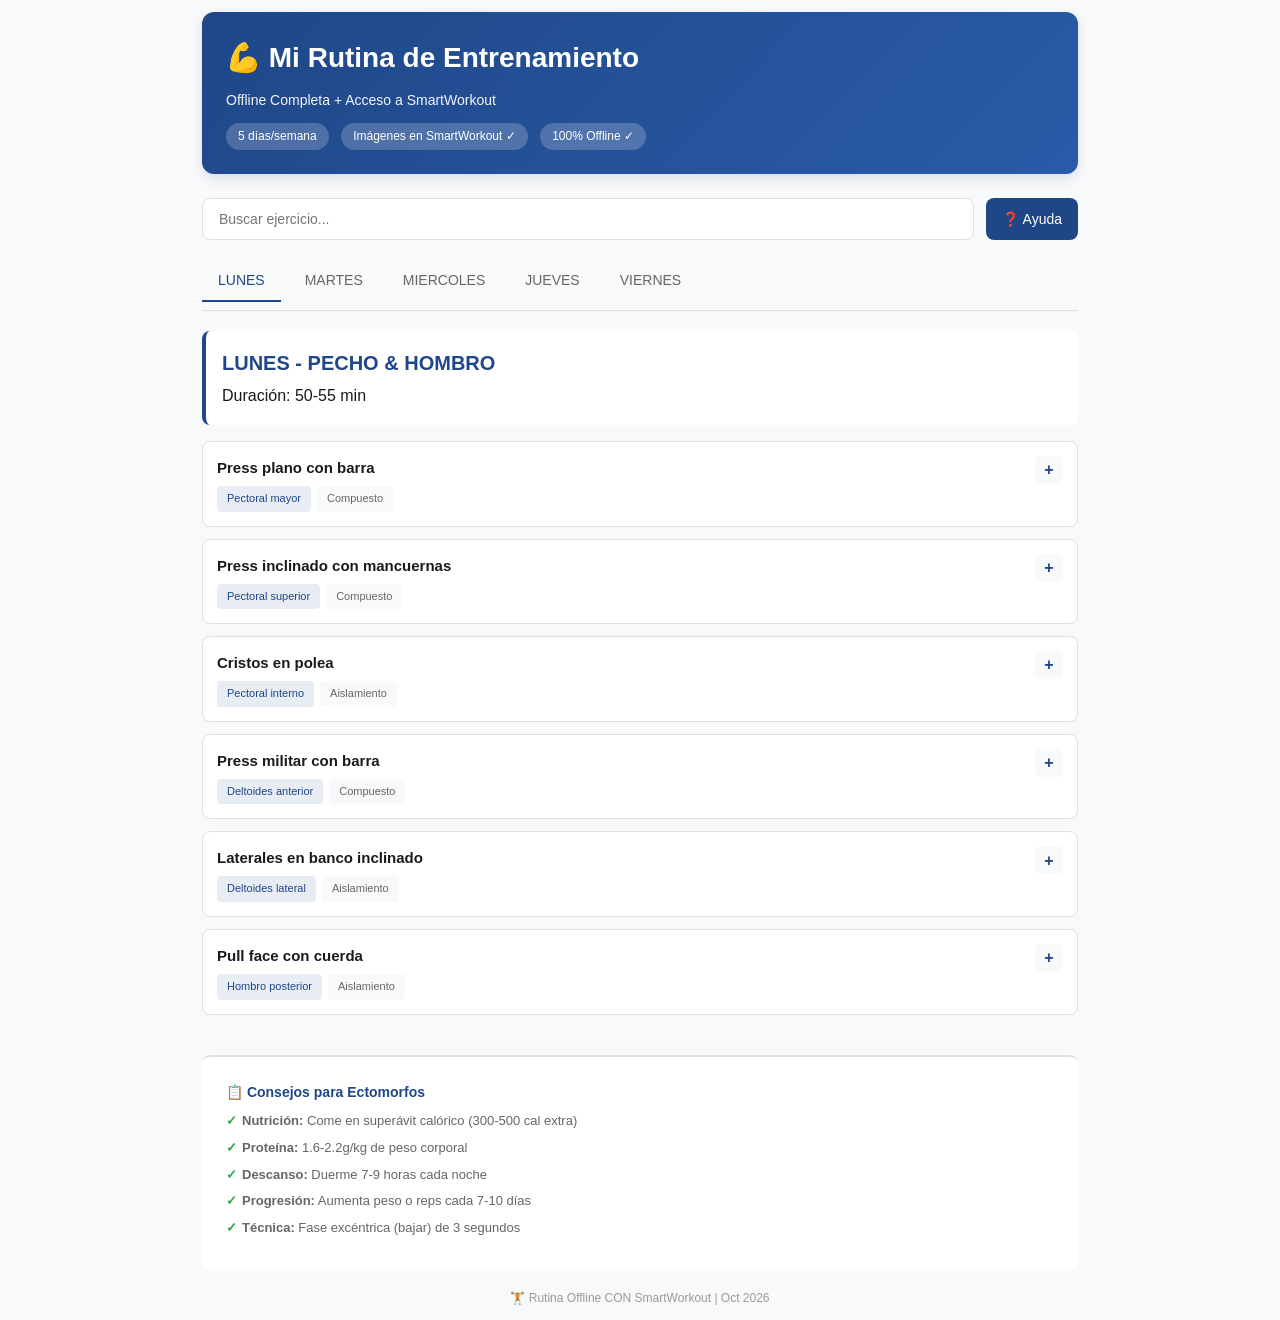
<file: index.html>
<!DOCTYPE html>
<html lang="es">
<head>
    <meta charset="UTF-8">
    <meta name="viewport" content="width=device-width, initial-scale=1.0">
    <meta name="description" content="Rutina de entrenamiento de cinco días con seguimiento local de progreso y enlaces de apoyo a SmartWorkout.">
    <meta name="theme-color" content="#1f4788">
    <title>Mi Rutina - Offline con SmartWorkout</title>
    <link rel="stylesheet" href="./assets/css/styles.css">
    <script defer src="./assets/js/routine-data.js"></script>
    <script defer src="./assets/js/app.js"></script>
</head>
<body>
<div class="container">
        <div class="header">
            <h1>💪 Mi Rutina de Entrenamiento</h1>
            <p>Offline Completa + Acceso a SmartWorkout</p>
            <div>
                <span class="header-badge">5 días/semana</span>
                <span class="header-badge">Imágenes en SmartWorkout ✓</span>
                <span class="header-badge">100% Offline ✓</span>
            </div>
        </div>
        
        <div class="toolbar">
            <div class="search-box">
                <input type="text" id="searchInput" placeholder="Buscar ejercicio...">
            </div>
            <button class="btn btn-primary" onclick="mostrarAyuda()">❓ Ayuda</button>
        </div>
        
        <div class="tabs" id="tabsContainer"></div>
        
        <div id="contentContainer"></div>
        
        <div class="footer">
            <h3>📋 Consejos para Ectomorfos</h3>
            <ul class="footer-list">
                <li><strong>Nutrición:</strong> Come en superávit calórico (300-500 cal extra)</li>
                <li><strong>Proteína:</strong> 1.6-2.2g/kg de peso corporal</li>
                <li><strong>Descanso:</strong> Duerme 7-9 horas cada noche</li>
                <li><strong>Progresión:</strong> Aumenta peso o reps cada 7-10 días</li>
                <li><strong>Técnica:</strong> Fase excéntrica (bajar) de 3 segundos</li>
            </ul>
        </div>
        
        <div style="text-align: center; margin-top: 20px; font-size: 12px; color: var(--text-muted);">
            <p>🏋️ Rutina Offline CON SmartWorkout | Oct 2026</p>
        </div>
    </div>
</body>
</html>
</file>
<file: assets/css/styles.css>
* { margin: 0; padding: 0; box-sizing: border-box; }
        
        :root {
            --primary: #1f4788;
            --primary-light: #2a5ba8;
            --primary-dark: #143556;
            --bg-light: #f8f9fa;
            --bg-white: #ffffff;
            --border-color: #e0e0e0;
            --text-primary: #1a1a1a;
            --text-secondary: #666666;
            --text-muted: #999999;
            --success: #28a745;
            --warning: #ffc107;
        }
        
        body {
            font-family: -apple-system, BlinkMacSystemFont, 'Segoe UI', sans-serif;
            background-color: var(--bg-light);
            color: var(--text-primary);
            line-height: 1.6;
        }
        
        .container { max-width: 900px; margin: 0 auto; padding: 12px; }
        
        .header {
            background: linear-gradient(135deg, var(--primary) 0%, var(--primary-light) 100%);
            color: white;
            padding: 24px;
            border-radius: 12px;
            margin-bottom: 24px;
            box-shadow: 0 4px 12px rgba(31, 71, 136, 0.15);
        }
        
        .header h1 { font-size: 28px; font-weight: 700; margin-bottom: 8px; }
        .header p { font-size: 14px; opacity: 0.95; }
        
        .header-badge {
            display: inline-block;
            background: rgba(255,255,255,0.2);
            padding: 4px 12px;
            border-radius: 20px;
            font-size: 12px;
            margin-top: 12px;
            margin-right: 8px;
        }
        
        .toolbar {
            display: flex;
            gap: 12px;
            margin-bottom: 20px;
            flex-wrap: wrap;
        }
        
        .search-box {
            flex: 1;
            min-width: 200px;
        }
        
        .search-box input {
            width: 100%;
            padding: 12px 16px;
            border: 1px solid var(--border-color);
            border-radius: 8px;
            font-size: 14px;
        }
        
        .search-box input:focus {
            outline: none;
            border-color: var(--primary);
            box-shadow: 0 0 0 3px rgba(31, 71, 136, 0.1);
        }
        
        .btn {
            padding: 10px 16px;
            border: none;
            border-radius: 8px;
            cursor: pointer;
            font-size: 14px;
            font-weight: 500;
            transition: all 0.3s;
            white-space: nowrap;
        }
        
        .btn-primary {
            background: var(--primary);
            color: white;
        }
        
        .btn-primary:hover {
            background: var(--primary-dark);
        }
        
        .tabs {
            display: flex;
            gap: 8px;
            margin-bottom: 20px;
            overflow-x: auto;
            border-bottom: 1px solid var(--border-color);
            padding-bottom: 8px;
        }
        
        .tab-btn {
            padding: 12px 16px;
            border: none;
            background: transparent;
            cursor: pointer;
            font-size: 14px;
            font-weight: 500;
            color: var(--text-secondary);
            border-bottom: 2px solid transparent;
            transition: all 0.3s;
            white-space: nowrap;
        }
        
        .tab-btn.active {
            color: var(--primary);
            border-bottom-color: var(--primary);
        }
        
        .dia-header {
            background: var(--bg-white);
            border-left: 4px solid var(--primary);
            padding: 16px;
            border-radius: 8px;
            margin-bottom: 16px;
        }
        
        .dia-header h2 {
            font-size: 20px;
            color: var(--primary);
            margin-bottom: 4px;
        }
        
        .ejercicio-card {
            background: var(--bg-white);
            border: 1px solid var(--border-color);
            border-radius: 8px;
            overflow: hidden;
            margin-bottom: 12px;
            transition: all 0.3s;
        }
        
        .ejercicio-card:hover {
            border-color: var(--primary);
            box-shadow: 0 2px 8px rgba(0,0,0,0.08);
        }
        
        .ejercicio-card.expanded {
            border-color: var(--primary);
            box-shadow: 0 4px 12px rgba(31, 71, 136, 0.15);
        }
        
        .ejercicio-header {
            padding: 14px;
            display: flex;
            justify-content: space-between;
            align-items: flex-start;
            gap: 12px;
            cursor: pointer;
            user-select: none;
        }
        
        .ejercicio-header:hover {
            background: var(--bg-light);
        }
        
        .ejercicio-info h3 {
            font-size: 15px;
            font-weight: 600;
            color: var(--text-primary);
            margin-bottom: 6px;
        }
        
        .ejercicio-tags {
            display: flex;
            gap: 6px;
            flex-wrap: wrap;
        }
        
        .tag {
            font-size: 11px;
            background: var(--bg-light);
            color: var(--text-secondary);
            padding: 4px 10px;
            border-radius: 4px;
        }
        
        .tag.tipo {
            background: rgba(31, 71, 136, 0.1);
            color: var(--primary);
        }
        
        .ejercicio-toggle {
            width: 28px;
            height: 28px;
            display: flex;
            align-items: center;
            justify-content: center;
            background: var(--bg-light);
            border-radius: 6px;
            color: var(--primary);
            font-weight: 700;
            flex-shrink: 0;
        }
        
        .ejercicio-card.expanded .ejercicio-toggle {
            background: var(--primary);
            color: white;
        }
        
        .ejercicio-content {
            display: none;
            border-top: 1px solid var(--border-color);
            padding: 16px;
            background: var(--bg-light);
        }
        
        .ejercicio-card.expanded .ejercicio-content {
            display: block;
        }
        
        .ejercicio-detalles {
            display: grid;
            grid-template-columns: 1fr 1fr;
            gap: 16px;
            margin-bottom: 16px;
        }
        
        .detalle {
            background: var(--bg-white);
            padding: 12px;
            border-radius: 6px;
            border-left: 3px solid var(--primary);
        }
        
        .detalle-label {
            font-size: 12px;
            color: var(--text-secondary);
            text-transform: uppercase;
            margin-bottom: 4px;
        }
        
        .detalle-valor {
            font-size: 18px;
            font-weight: 700;
            color: var(--primary);
        }
        
        .smartworkout-section {
            background: linear-gradient(135deg, rgba(31, 71, 136, 0.05) 0%, rgba(42, 91, 168, 0.05) 100%);
            border: 2px solid var(--primary);
            border-radius: 8px;
            padding: 16px;
            margin-bottom: 16px;
            text-align: center;
        }
        
        .smartworkout-icon {
            font-size: 32px;
            margin-bottom: 8px;
        }
        
        .smartworkout-section h4 {
            color: var(--primary);
            font-size: 14px;
            margin-bottom: 8px;
        }
        
        .smartworkout-section p {
            font-size: 13px;
            color: var(--text-secondary);
            margin-bottom: 12px;
        }
        
        .btn-smartworkout {
            display: inline-block;
            background: linear-gradient(135deg, var(--primary), var(--primary-light));
            color: white;
            padding: 10px 20px;
            border-radius: 6px;
            text-decoration: none;
            font-size: 13px;
            font-weight: 600;
            transition: all 0.3s;
        }
        
        .btn-smartworkout:hover {
            transform: translateY(-2px);
            box-shadow: 0 4px 12px rgba(31, 71, 136, 0.3);
        }
        
        .progreso-section {
            margin-top: 16px;
            padding-top: 16px;
            border-top: 1px solid var(--border-color);
        }
        
        .progreso-input {
            width: 100%;
            padding: 8px 12px;
            border: 1px solid var(--border-color);
            border-radius: 6px;
            font-size: 13px;
            margin-bottom: 8px;
        }
        
        .progreso-buttons {
            display: flex;
            gap: 8px;
        }
        
        .btn-check {
            flex: 1;
            padding: 8px;
            background: var(--success);
            color: white;
            border: none;
            border-radius: 6px;
            font-size: 12px;
            font-weight: 600;
            cursor: pointer;
        }
        
        .btn-reset {
            flex: 1;
            padding: 8px;
            background: var(--bg-white);
            color: var(--text-secondary);
            border: 1px solid var(--border-color);
            border-radius: 6px;
            font-size: 12px;
            font-weight: 600;
            cursor: pointer;
        }
        
        .completado-badge {
            display: inline-block;
            background: var(--success);
            color: white;
            padding: 4px 10px;
            border-radius: 4px;
            font-size: 11px;
            font-weight: 600;
            margin-top: 8px;
        }
        
        .footer {
            margin-top: 40px;
            padding: 24px;
            background: var(--bg-white);
            border-radius: 8px;
            border-top: 2px solid var(--border-color);
            font-size: 13px;
            color: var(--text-secondary);
        }
        
        .footer h3 { color: var(--primary); font-size: 14px; margin-bottom: 8px; }
        .footer-list { list-style: none; }
        .footer-list li { margin-bottom: 6px; padding-left: 16px; position: relative; }
        .footer-list li:before { content: "✓"; position: absolute; left: 0; color: var(--success); font-weight: bold; }
        
        @media (max-width: 600px) {
            .header h1 { font-size: 22px; }
            .ejercicio-detalles { grid-template-columns: 1fr; }
        }
        
        @media (prefers-color-scheme: dark) {
            :root {
                --bg-light: #1a1a1a;
                --bg-white: #2d2d2d;
                --border-color: #444;
                --text-primary: #ffffff;
                --text-secondary: #b0b0b0;
            }
        }
</file>
